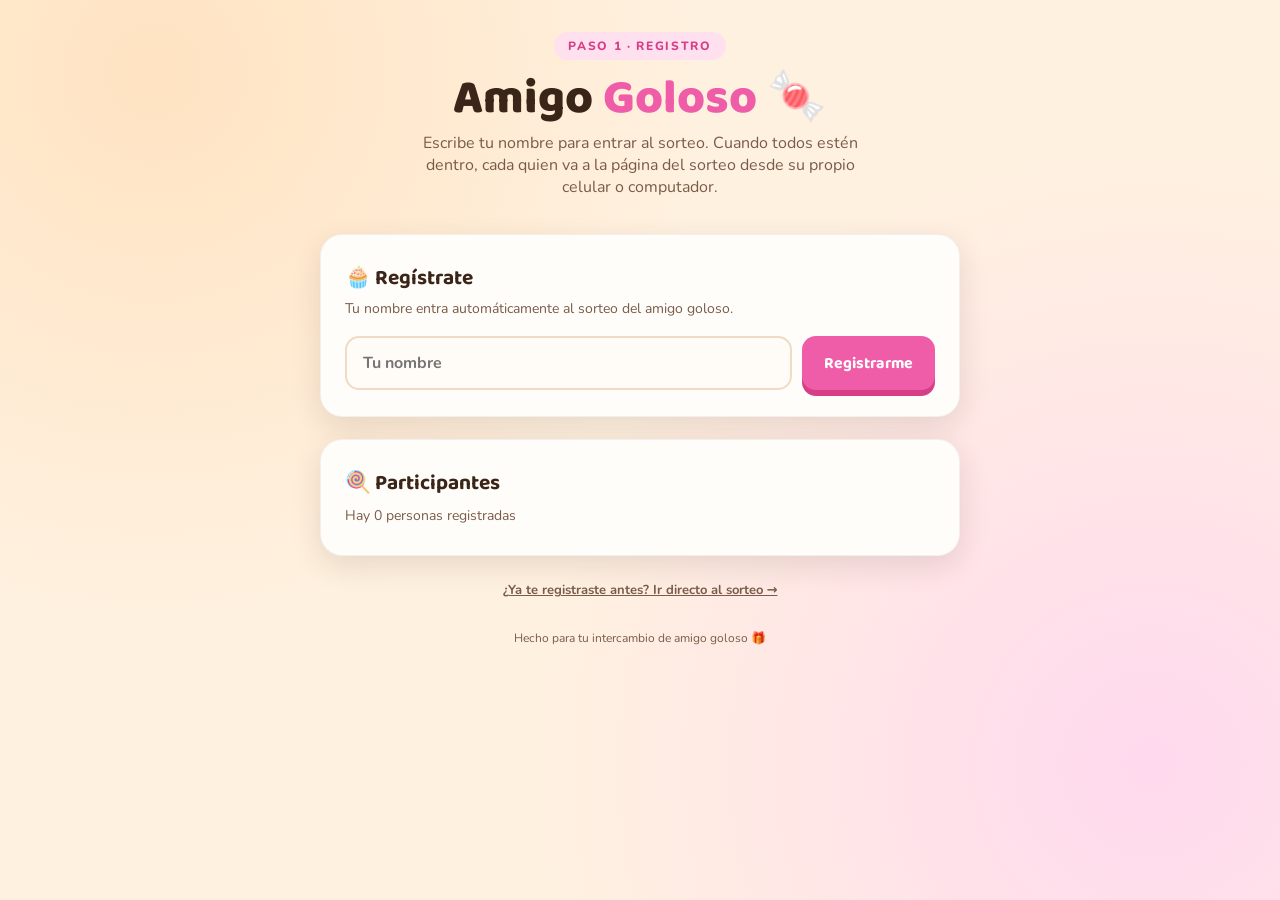
<file: index.html>
<!DOCTYPE html>
<html lang="es">
<head>
<meta charset="UTF-8">
<meta name="viewport" content="width=device-width, initial-scale=1.0">
<title>Amigo Goloso 🍬 — Registro</title>
<link rel="preconnect" href="https://fonts.googleapis.com">
<link rel="preconnect" href="https://fonts.gstatic.com" crossorigin>
<link href="https://fonts.googleapis.com/css2?family=Baloo+2:wght@500;600;700;800&family=Nunito:wght@400;600;700;800&display=swap" rel="stylesheet">
<link rel="stylesheet" href="css/style.css">
</head>
<body>
<div class="wrap">

  <header class="hero">
    <span class="eyebrow">Paso 1 · Registro</span>
    <h1>Amigo <span>Goloso</span> 🍬</h1>
    <p class="sub">Escribe tu nombre para entrar al sorteo. Cuando todos estén dentro, cada quien va a la página del sorteo desde su propio celular o computador.</p>
  </header>

  <!-- Formulario de registro -->
  <section class="card" id="cardRegistroForm">
    <h2>🧁 Regístrate</h2>
    <p class="desc">Tu nombre entra automáticamente al sorteo del amigo goloso.</p>
    <div class="row">
      <input type="text" id="inputNombre" placeholder="Tu nombre" maxlength="40" autocomplete="off">
      <button class="btn-primary" id="btnRegistrar">Registrarme</button>
    </div>
    <p class="desc" id="lockNote" style="display:none; margin-top:14px; margin-bottom:0;">🔒 El sorteo ya comenzó, así que el registro quedó cerrado.</p>
  </section>

  <!-- Estado ya registrado -->
  <section class="card" id="cardYaRegistrado" style="display:none;">
    <h2>✅ ¡Ya estás dentro!</h2>
    <p class="desc">Quedaste registrado como <strong id="nombreConfirmado">—</strong>. Cuando quieras saber a quién te tocó consentir, ve a la página del sorteo.</p>
    <a class="btn-primary link-btn" href="sorteo.html">Ir al sorteo 🍬</a>
  </section>

  <!-- Contador simple, sin nombres -->
  <section class="card">
    <h2 style="margin:0 0 6px;">🍭 Participantes</h2>
    <p class="desc" id="contadorTexto" style="margin-bottom:4px;">Hay 0 personas registradas</p>
    <p class="desc" id="contadorMin" style="margin-bottom:0;"></p>
  </section>

  <div style="text-align:center; margin-top: 8px;">
    <a href="sorteo.html" class="btn-ghost">¿Ya te registraste antes? Ir directo al sorteo →</a>
  </div>

  <footer>Hecho para tu intercambio de amigo goloso 🎁</footer>
</div>

<div class="toast" id="toast"></div>

<script src="js/common.js"></script>
<script src="js/registro.js"></script>
</body>
</html>
</file>
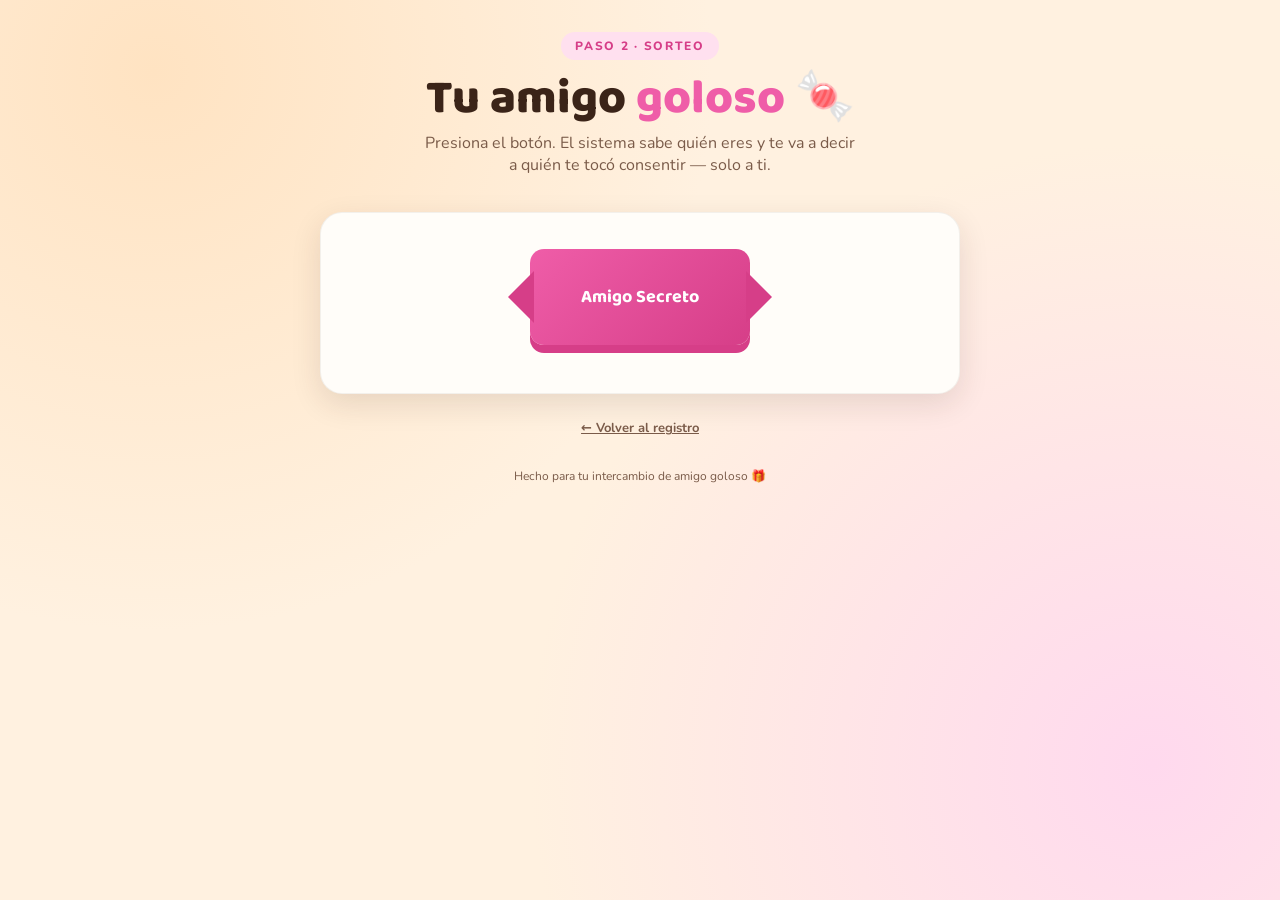
<file: sorteo.html>
<!DOCTYPE html>
<html lang="es">
<head>
<meta charset="UTF-8">
<meta name="viewport" content="width=device-width, initial-scale=1.0">
<title>Amigo Goloso 🍬 — Sorteo</title>
<link rel="preconnect" href="https://fonts.googleapis.com">
<link rel="preconnect" href="https://fonts.gstatic.com" crossorigin>
<link href="https://fonts.googleapis.com/css2?family=Baloo+2:wght@500;600;700;800&family=Nunito:wght@400;600;700;800&display=swap" rel="stylesheet">
<link rel="stylesheet" href="css/style.css">
</head>
<body>
<div class="wrap">

  <header class="hero">
    <span class="eyebrow">Paso 2 · Sorteo</span>
    <h1>Tu amigo <span>goloso</span> 🍬</h1>
    <p class="sub">Presiona el botón. El sistema sabe quién eres y te va a decir a quién te tocó consentir — solo a ti.</p>
  </header>

  <section class="card">
    <p class="quien-eres" id="quienEres" style="display:none;"></p>

    <div class="identify-box" id="identifyBox" style="display:none;">
      <p>¿Cuál es tu nombre en la lista?</p>
      <div class="row">
        <select id="selectIdentidad"></select>
        <button class="btn-primary" id="btnConfirmarIdentidad">Soy yo</button>
      </div>
    </div>

    <div class="candy-zone">
      <button class="candy-btn" id="btnAmigoSecreto">Amigo Secreto</button>
      <div class="reveal-card" id="revealCard">
        <div class="label">Te tocó consentir a</div>
        <p class="name" id="nombreRevelado">—</p>
      </div>
      <div>
        <button class="btn-ghost" id="btnCambiarIdentidad" style="display:none;">No soy yo, cambiar identidad</button>
      </div>
    </div>
  </section>

  <div style="text-align:center; margin-top: 8px;">
    <a href="index.html" class="btn-ghost">← Volver al registro</a>
  </div>

  <footer>Hecho para tu intercambio de amigo goloso 🎁</footer>
</div>

<div class="toast" id="toast"></div>

<script src="js/common.js"></script>
<script src="js/sorteo.js"></script>
</body>
</html>
</file>
<file: css/style.css>
:root{
  --bg: #FFF1E0;
  --bg-2: #FFE3C2;
  --ink: #3B2418;
  --ink-soft: #7A5B49;
  --pink: #EF5DA8;
  --pink-dark: #D63E88;
  --caramel: #F2994A;
  --mint: #3DBF8F;
  --mint-dark: #2A9A72;
  --card: #FFFDF9;
  --shadow: 0 10px 30px rgba(59, 36, 24, 0.12);
  --radius: 22px;
  --font-display: 'Baloo 2', system-ui, sans-serif;
  --font-body: 'Nunito', system-ui, sans-serif;
}

*{ box-sizing: border-box; }

body{
  margin:0;
  min-height:100vh;
  background:
    radial-gradient(circle at 12% 8%, var(--bg-2) 0%, transparent 40%),
    radial-gradient(circle at 90% 85%, #FFD9EE 0%, transparent 45%),
    var(--bg);
  font-family: var(--font-body);
  color: var(--ink);
  padding: 32px 16px 80px;
}

.wrap{ max-width: 640px; margin: 0 auto; }

header.hero{
  text-align:center;
  margin-bottom: 36px;
}
.eyebrow{
  display:inline-block;
  font-family: var(--font-body);
  font-weight: 800;
  letter-spacing: .14em;
  text-transform: uppercase;
  font-size: 12px;
  color: var(--pink-dark);
  background: #FFE0EF;
  padding: 6px 14px;
  border-radius: 999px;
  margin-bottom: 14px;
}
h1{
  font-family: var(--font-display);
  font-weight: 800;
  font-size: clamp(32px, 8vw, 48px);
  margin: 0 0 8px;
  line-height: 1.05;
}
h1 span{ color: var(--pink); }
.sub{
  font-size: 16px;
  color: var(--ink-soft);
  max-width: 440px;
  margin: 0 auto;
}

.card{
  background: var(--card);
  border-radius: var(--radius);
  box-shadow: var(--shadow);
  padding: 26px 24px;
  margin-bottom: 22px;
  border: 1px solid rgba(59,36,24,0.06);
}

.card h2{
  font-family: var(--font-display);
  font-size: 21px;
  margin: 0 0 4px;
  display:flex;
  align-items:center;
  gap: 8px;
}
.card .desc{
  color: var(--ink-soft);
  font-size: 14px;
  margin: 0 0 18px;
}

.row{ display:flex; gap: 10px; }
@media (max-width: 480px){ .row{ flex-direction: column; } }

input[type="text"], select{
  flex: 1;
  font-family: var(--font-body);
  font-size: 16px;
  font-weight: 700;
  padding: 14px 16px;
  border-radius: 14px;
  border: 2px solid #F0DCC5;
  background: #FFFCF7;
  color: var(--ink);
  outline: none;
  transition: border-color .15s ease;
}
input[type="text"]:focus, select:focus{
  border-color: var(--pink);
}

button{
  font-family: var(--font-display);
  font-weight: 700;
  font-size: 16px;
  border: none;
  border-radius: 14px;
  padding: 14px 22px;
  cursor: pointer;
  transition: transform .12s ease, box-shadow .12s ease, filter .12s ease;
}
button:active{ transform: translateY(1px) scale(0.98); }
button:focus-visible{ outline: 3px solid var(--ink); outline-offset: 2px; }
button:disabled{ opacity: .5; cursor: not-allowed; }

.btn-primary{
  background: var(--pink);
  color: white;
  box-shadow: 0 6px 0 var(--pink-dark);
}
.btn-primary:hover:not(:disabled){ filter: brightness(1.04); }
.btn-primary:active:not(:disabled){ box-shadow: 0 3px 0 var(--pink-dark); }

.btn-mint{
  background: var(--mint);
  color: white;
  box-shadow: 0 6px 0 var(--mint-dark);
}
.btn-mint:active:not(:disabled){ box-shadow: 0 3px 0 var(--mint-dark); }

.btn-ghost{
  background: transparent;
  color: var(--ink-soft);
  text-decoration: underline;
  padding: 6px 4px;
  box-shadow: none;
  font-family: var(--font-body);
  font-size: 13px;
  font-weight: 700;
}

.chips{ display:flex; flex-wrap: wrap; gap: 8px; margin-top: 4px; }
.chip{
  background: var(--bg-2);
  color: var(--ink);
  font-weight: 700;
  font-size: 13px;
  padding: 7px 13px;
  border-radius: 999px;
  display:flex; align-items:center; gap:6px;
}
.chip .dot{ width:6px; height:6px; border-radius:50%; background: var(--mint); }

.count-badge{
  font-family: var(--font-display);
  font-size: 13px;
  background: var(--ink);
  color: var(--bg);
  padding: 4px 12px;
  border-radius: 999px;
}

.empty{
  color: var(--ink-soft);
  font-size: 14px;
  font-style: italic;
}

.status-line{
  display:flex; align-items:center; justify-content: space-between;
  margin-bottom: 14px;
}

/* Botón tipo caramelo */
.candy-zone{ text-align:center; padding: 10px 0 4px; }
.candy-btn{
  position: relative;
  width: 220px;
  height: 96px;
  margin: 0 auto 18px;
  background: linear-gradient(135deg, var(--pink), var(--pink-dark));
  border: none;
  color: white;
  font-family: var(--font-display);
  font-weight: 700;
  font-size: 18px;
  cursor: pointer;
  border-radius: 14px;
  box-shadow: 0 8px 0 var(--pink-dark);
  transition: transform .15s ease;
}
.candy-btn::before, .candy-btn::after{
  content:"";
  position:absolute;
  top:50%;
  width: 0; height: 0;
  border-top: 26px solid transparent;
  border-bottom: 26px solid transparent;
  transform: translateY(-50%);
}
.candy-btn::before{
  left: -22px;
  border-right: 26px solid var(--pink-dark);
}
.candy-btn::after{
  right: -22px;
  border-left: 26px solid var(--pink-dark);
}
.candy-btn:hover{ transform: translateY(-2px) rotate(-1deg); }
.candy-btn:disabled{ filter: grayscale(0.5); cursor:not-allowed; transform:none; }

.reveal-card{
  display:none;
  background: linear-gradient(160deg, #FFFDF9, #FFF3E0);
  border: 3px dashed var(--caramel);
  border-radius: 18px;
  padding: 22px;
  text-align:center;
  animation: pop .35s ease;
}
@keyframes pop{
  from{ opacity:0; transform: scale(.85); }
  to{ opacity:1; transform: scale(1); }
}
.reveal-card .label{
  font-size: 13px;
  text-transform: uppercase;
  letter-spacing: .1em;
  color: var(--ink-soft);
  font-weight: 800;
}
.reveal-card .name{
  font-family: var(--font-display);
  font-size: 32px;
  color: var(--pink-dark);
  margin: 6px 0 0;
}

.link-btn{
  display: inline-block;
  text-decoration: none;
  text-align: center;
}

.quien-eres{
  display: inline-block;
  background: var(--bg-2);
  color: var(--ink);
  font-weight: 800;
  font-size: 13px;
  padding: 7px 14px;
  border-radius: 999px;
  margin: 0 0 18px;
}

.identify-box{
  background: #FFF7EC;
  border-radius: 14px;
  padding: 14px;
  margin-bottom: 14px;
}
.identify-box p{ margin: 0 0 8px; font-size: 13px; color: var(--ink-soft); font-weight:700; }

.toast{
  position: fixed;
  left: 50%;
  bottom: 24px;
  transform: translateX(-50%) translateY(20px);
  background: var(--ink);
  color: var(--bg);
  font-weight: 700;
  font-size: 14px;
  padding: 12px 20px;
  border-radius: 12px;
  opacity: 0;
  pointer-events: none;
  transition: opacity .2s ease, transform .2s ease;
  max-width: 90vw;
  text-align:center;
  z-index: 50;
}
.toast.show{ opacity: 1; transform: translateX(-50%) translateY(0); }

footer{
  text-align:center;
  font-size: 12px;
  color: var(--ink-soft);
  margin-top: 30px;
}

@media (prefers-reduced-motion: reduce){
  *{ animation: none !important; transition: none !important; }
}
</file>
